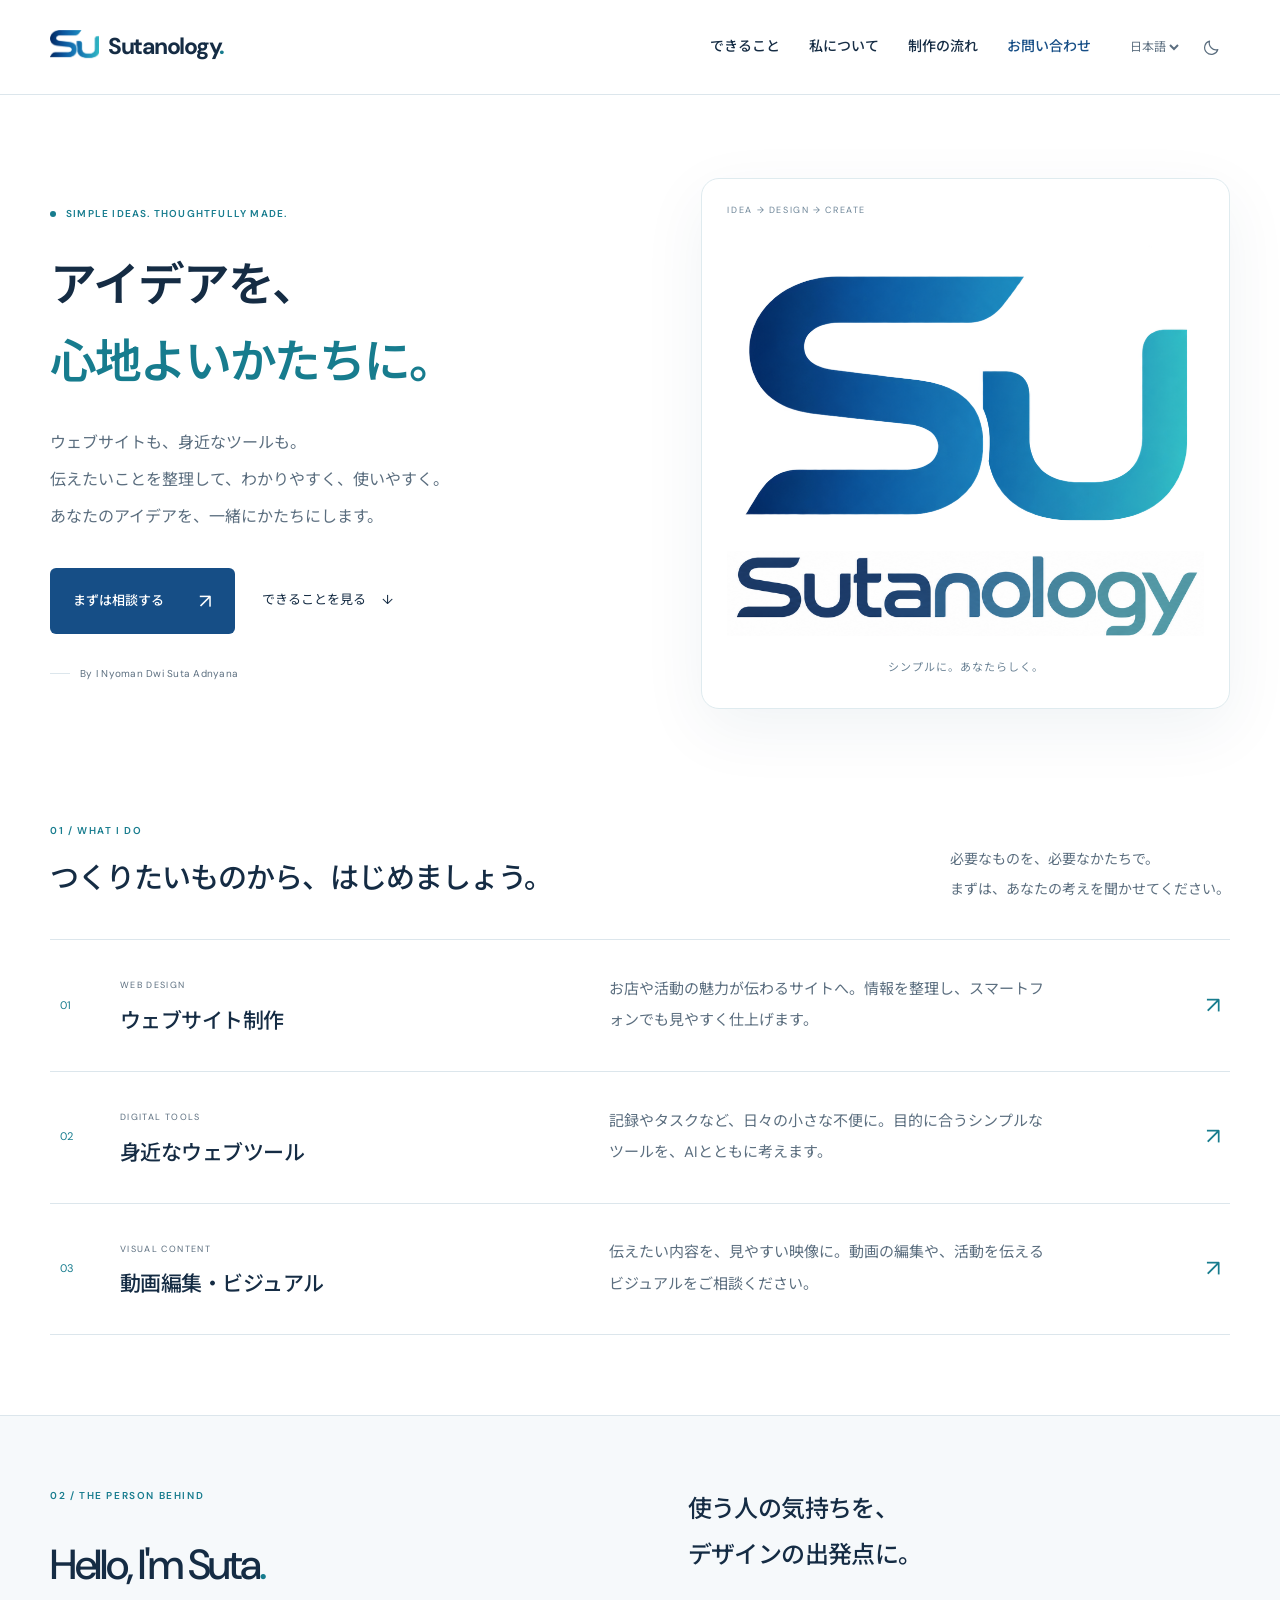
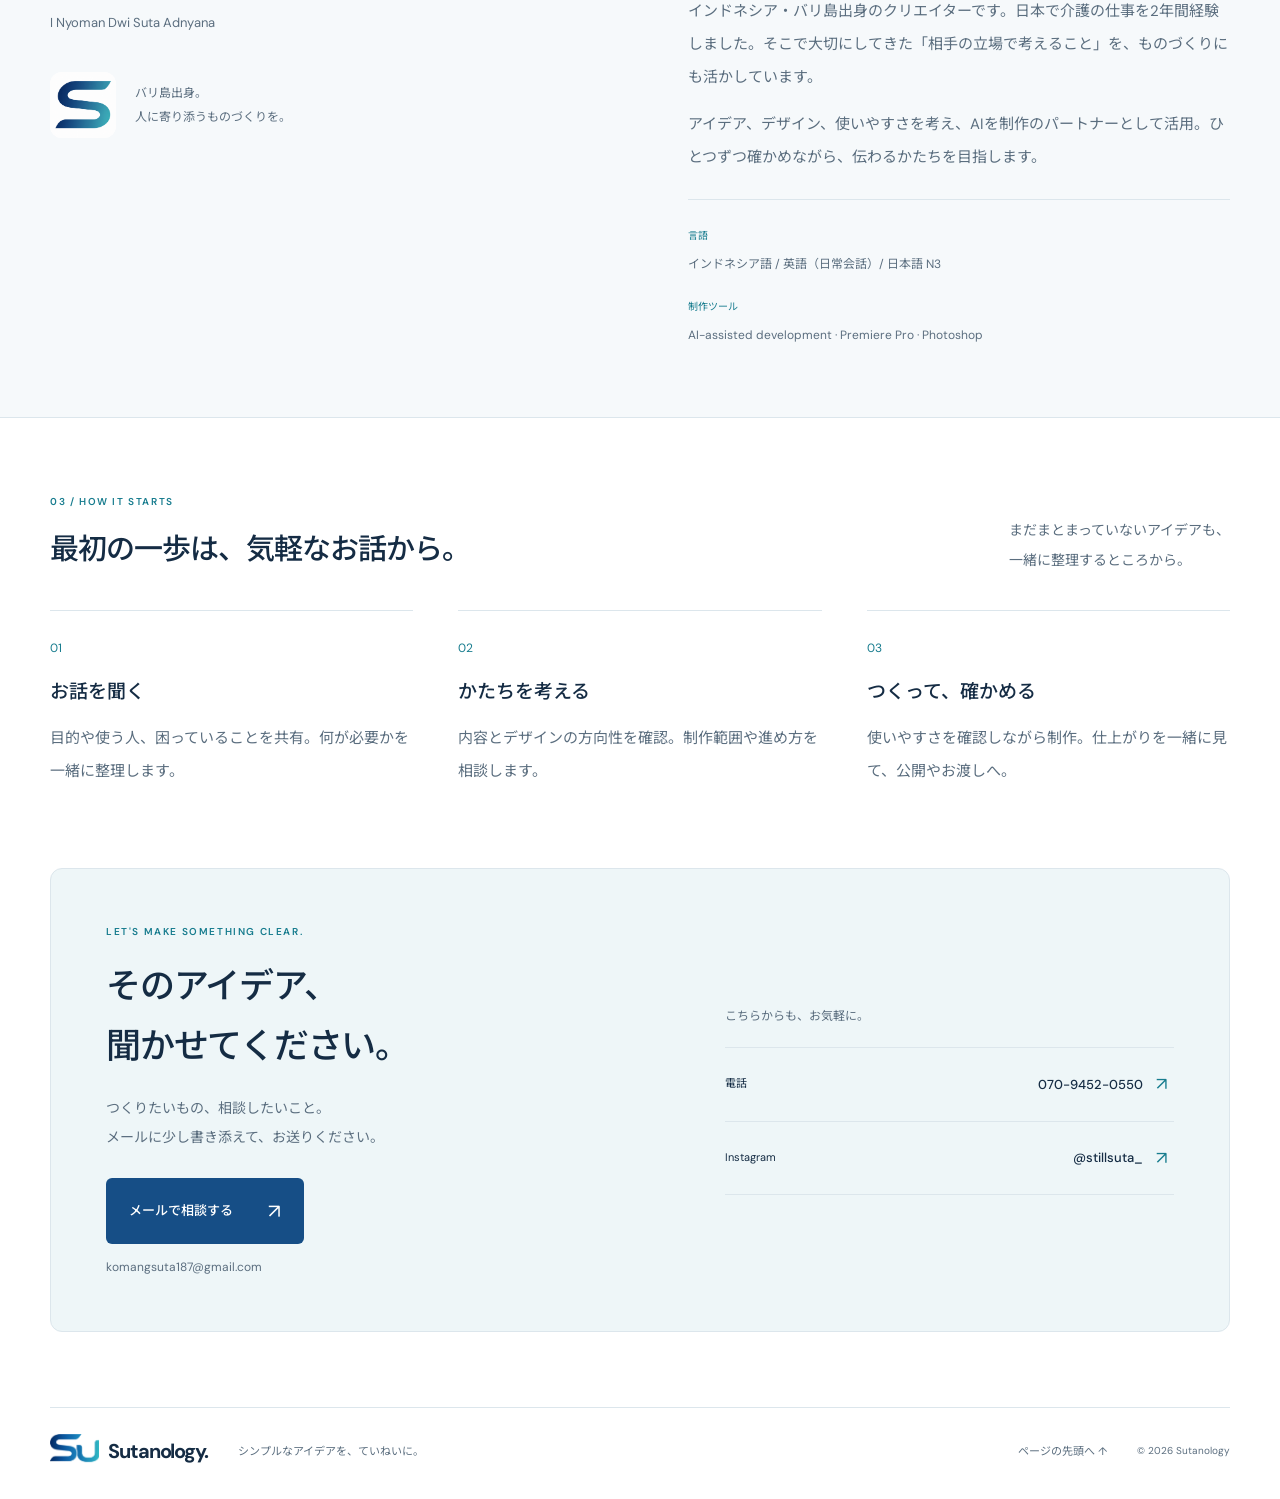
<file: index.html>
<!doctype html>
<html lang="ja" data-theme="light">
<head>
  <meta charset="UTF-8">
  <meta name="viewport" content="width=device-width, initial-scale=1">
  <meta name="theme-color" content="#ffffff">
  <meta name="description" content="Sutanology — ウェブサイト、身近なツール、映像づくり。アイデアを、わかりやすく使いやすいかたちに。">
  <title>Sutanology — Simple ideas, thoughtfully made.</title>
  <meta property="og:title" content="Sutanology — Simple ideas, thoughtfully made.">
  <meta property="og:description" content="Websites, everyday tools, and visual content. Made with people in mind.">
  <meta property="og:image" content="https://sutanology.vercel.app/assets/brand-banner.png">
  <meta property="og:url" content="https://sutanology.vercel.app/">
  <link rel="icon" type="image/png" href="assets/brand-s.png">
  <link rel="apple-touch-icon" href="assets/brand-s-light.png">
  <link rel="preconnect" href="https://fonts.googleapis.com">
  <link rel="preconnect" href="https://fonts.gstatic.com" crossorigin>
  <link href="https://fonts.googleapis.com/css2?family=DM+Sans:wght@400;500;600;700&family=Noto+Sans+JP:wght@400;500;600;700&display=swap" rel="stylesheet">
  <link rel="stylesheet" href="home.css">
  <script src="translations.js" defer></script>
  <script src="home.js" defer></script>
</head>
<body id="top">
  <a class="skip-link" href="#main" data-i18n="skip">本文へスキップ</a>
  <header class="site-header">
    <div class="header-inner wrap">
      <a class="wordmark" href="#top" aria-label="Sutanology home"><span class="brand-symbol"><img src="assets/brand-su.png" alt="" width="1254" height="1254"></span><span>Sutanology<span class="wordmark-dot">.</span></span></a>
      <nav class="main-nav" id="navigation" aria-label="Main navigation">
        <a href="#services" data-i18n="navServices">できること</a><a href="#about" data-i18n="aboutTag">私について</a><a href="#process" data-i18n="navProcess">制作の流れ</a><a href="#contact" class="nav-contact" data-i18n="contactBtn">お問い合わせ</a>
      </nav>
      <div class="header-controls">
        <select id="language" aria-label="Language / 言語"><option value="jp">日本語</option><option value="en">EN</option><option value="id">ID</option><option value="zh">中文</option><option value="ko">한국어</option></select>
        <button id="themeToggle" class="theme-toggle" type="button" aria-label="テーマを切り替え" aria-pressed="false"><svg viewBox="0 0 24 24" aria-hidden="true"><path d="M20 14.5A8.5 8.5 0 0 1 9.5 4 8.5 8.5 0 1 0 20 14.5Z"/></svg></button>
        <button class="menu-toggle" id="menuToggle" type="button" aria-expanded="false" aria-controls="navigation" aria-label="メニューを開く"><span></span><span></span></button>
      </div>
    </div>
  </header>
  <main id="main">
    <section class="hero wrap" aria-labelledby="hero-title">
      <div class="hero-copy">
        <p class="eyebrow"><span></span> SIMPLE IDEAS. THOUGHTFULLY MADE.</p>
        <h1 id="hero-title" data-i18n="headline">アイデアを、<br><em>心地よいかたちに。</em></h1>
        <p class="hero-description" data-i18n="intro">ウェブサイトも、身近なツールも。<br>伝えたいことを整理して、わかりやすく、使いやすく。<br>あなたのアイデアを、一緒にかたちにします。</p>
        <div class="hero-actions"><a class="button button-primary" href="#contact"><span data-i18n="startConversation">まずは相談する</span><span aria-hidden="true">↗</span></a><a class="text-link" href="#services"><span data-i18n="exploreServices">できることを見る</span><span aria-hidden="true">↓</span></a></div>
        <div class="hero-byline"><span class="byline-line"></span><span>By I Nyoman Dwi Suta Adnyana</span></div>
      </div>
      <div class="brand-showcase" aria-label="Sutanology brand">
        <span class="showcase-label">IDEA → DESIGN → CREATE</span>
        <div class="brand-art"><img src="assets/brand-su.png" alt="Sutanology Su logo" width="1254" height="1254" fetchpriority="high"></div>
        <div class="brand-banner"><img src="assets/brand-banner.png" alt="Sutanology" width="2172" height="724"></div>
        <p data-i18n="brandNote">シンプルに。あなたらしく。</p>
      </div>
    </section>
    <section class="services-section wrap" id="services" aria-labelledby="services-title">
      <div class="section-heading"><div><p class="eyebrow">01 / WHAT I DO</p><h2 id="services-title" data-i18n="servicesTitle">つくりたいものから、はじめましょう。</h2></div><p class="section-description" data-i18n="servicesIntro">必要なものを、必要なかたちで。<br>まずは、あなたの考えを聞かせてください。</p></div>
      <div class="service-list">
        <a class="service-row" href="#contact" data-interest="website"><span class="service-number">01</span><div class="service-name"><span class="service-label">WEB DESIGN</span><h3 data-i18n="webTitle">ウェブサイト制作</h3></div><p data-i18n="webDescription">お店や活動の魅力が伝わるサイトへ。情報を整理し、スマートフォンでも見やすく仕上げます。</p><span class="service-arrow" aria-hidden="true">↗</span></a>
        <a class="service-row" href="#contact" data-interest="tools"><span class="service-number">02</span><div class="service-name"><span class="service-label">DIGITAL TOOLS</span><h3 data-i18n="toolsTitle">身近なウェブツール</h3></div><p data-i18n="toolsDescription">記録やタスクなど、日々の小さな不便に。目的に合うシンプルなツールを、AIとともに考えます。</p><span class="service-arrow" aria-hidden="true">↗</span></a>
        <a class="service-row" href="#contact" data-interest="video"><span class="service-number">03</span><div class="service-name"><span class="service-label">VISUAL CONTENT</span><h3 data-i18n="videoTitle">動画編集・ビジュアル</h3></div><p data-i18n="videoDescription">伝えたい内容を、見やすい映像に。動画の編集や、活動を伝えるビジュアルをご相談ください。</p><span class="service-arrow" aria-hidden="true">↗</span></a>
      </div>
    </section>
    <section class="about-section" id="about" aria-labelledby="about-title">
      <div class="about-inner wrap">
        <div class="about-identity"><p class="eyebrow">02 / THE PERSON BEHIND</p><h2 id="about-title">Hello, I'm Suta<span>.</span></h2><p class="full-name">I Nyoman Dwi Suta Adnyana</p><div class="identity-note"><span class="identity-mark"><img src="assets/brand-s-light.png" alt="" width="1254" height="1254" loading="lazy"></span><span data-i18n="aboutNote">バリ島出身。<br>人に寄り添うものづくりを。</span></div></div>
        <div class="about-copy"><p class="about-lead" data-i18n="aboutLead">使う人の気持ちを、<br>デザインの出発点に。</p><p data-i18n="aboutBody">インドネシア・バリ島出身のクリエイターです。日本で介護の仕事を2年間経験しました。そこで大切にしてきた「相手の立場で考えること」を、ものづくりにも活かしています。</p><p data-i18n="aboutAi">アイデア、デザイン、使いやすさを考え、AIを制作のパートナーとして活用。ひとつずつ確かめながら、伝わるかたちを目指します。</p><div class="about-facts"><div><span data-i18n="langTag">言語</span><p data-i18n="spokenLanguages">インドネシア語 / 英語（日常会話）/ 日本語 N3</p></div><div><span data-i18n="workWith">制作ツール</span><p>AI-assisted development · Premiere Pro · Photoshop</p></div></div></div>
      </div>
    </section>
    <section class="process-section wrap" id="process" aria-labelledby="process-title">
      <div class="section-heading"><div><p class="eyebrow">03 / HOW IT STARTS</p><h2 id="process-title" data-i18n="processTitle">最初の一歩は、気軽なお話から。</h2></div><p class="section-description" data-i18n="processIntro">まだまとまっていないアイデアも、<br>一緒に整理するところから。</p></div>
      <ol class="process-list"><li><span>01</span><h3 data-i18n="stepOneTitle">お話を聞く</h3><p data-i18n="stepOneBody">目的や使う人、困っていることを共有。何が必要かを一緒に整理します。</p></li><li><span>02</span><h3 data-i18n="stepTwoTitle">かたちを考える</h3><p data-i18n="stepTwoBody">内容とデザインの方向性を確認。制作範囲や進め方を相談します。</p></li><li><span>03</span><h3 data-i18n="stepThreeTitle">つくって、確かめる</h3><p data-i18n="stepThreeBody">使いやすさを確認しながら制作。仕上がりを一緒に見て、公開やお渡しへ。</p></li></ol>
    </section>
    <section class="contact-section wrap" id="contact" aria-labelledby="contact-title">
      <div class="contact-panel"><div class="contact-copy"><p class="eyebrow">LET'S MAKE SOMETHING CLEAR.</p><h2 id="contact-title" data-i18n="contactTitle">そのアイデア、<br>聞かせてください。</h2><p data-i18n="contactIntro">つくりたいもの、相談したいこと。<br>メールに少し書き添えて、お送りください。</p><p class="contact-interest" id="contactInterest" hidden></p><a class="button button-primary" id="emailLink" href="mailto:komangsuta187@gmail.com"><span data-i18n="emailCta">メールで相談する</span><span aria-hidden="true">↗</span></a><a class="email-address" href="mailto:komangsuta187@gmail.com">komangsuta187@gmail.com</a></div><div class="other-contact"><p data-i18n="otherWays">こちらからも、お気軽に。</p><a href="tel:07094520550"><span data-i18n="phoneLabel">電話</span><strong>070-9452-0550</strong><span aria-hidden="true">↗</span></a><a href="https://www.instagram.com/stillsuta_" target="_blank" rel="noopener noreferrer"><span>Instagram</span><strong>@stillsuta_</strong><span aria-hidden="true">↗</span></a></div></div>
    </section>
  </main>
  <footer class="site-footer wrap"><a class="wordmark" href="#top"><span class="brand-symbol"><img src="assets/brand-su.png" alt="" width="1254" height="1254" loading="lazy"></span><span>Sutanology.</span></a><p data-i18n="footerNote">シンプルなアイデアを、ていねいに。</p><a class="back-top" href="#top"><span data-i18n="backTop">ページの先頭へ</span> ↑</a><small>© <span id="year">2026</span> Sutanology</small></footer>
</body>
</html>
</file>
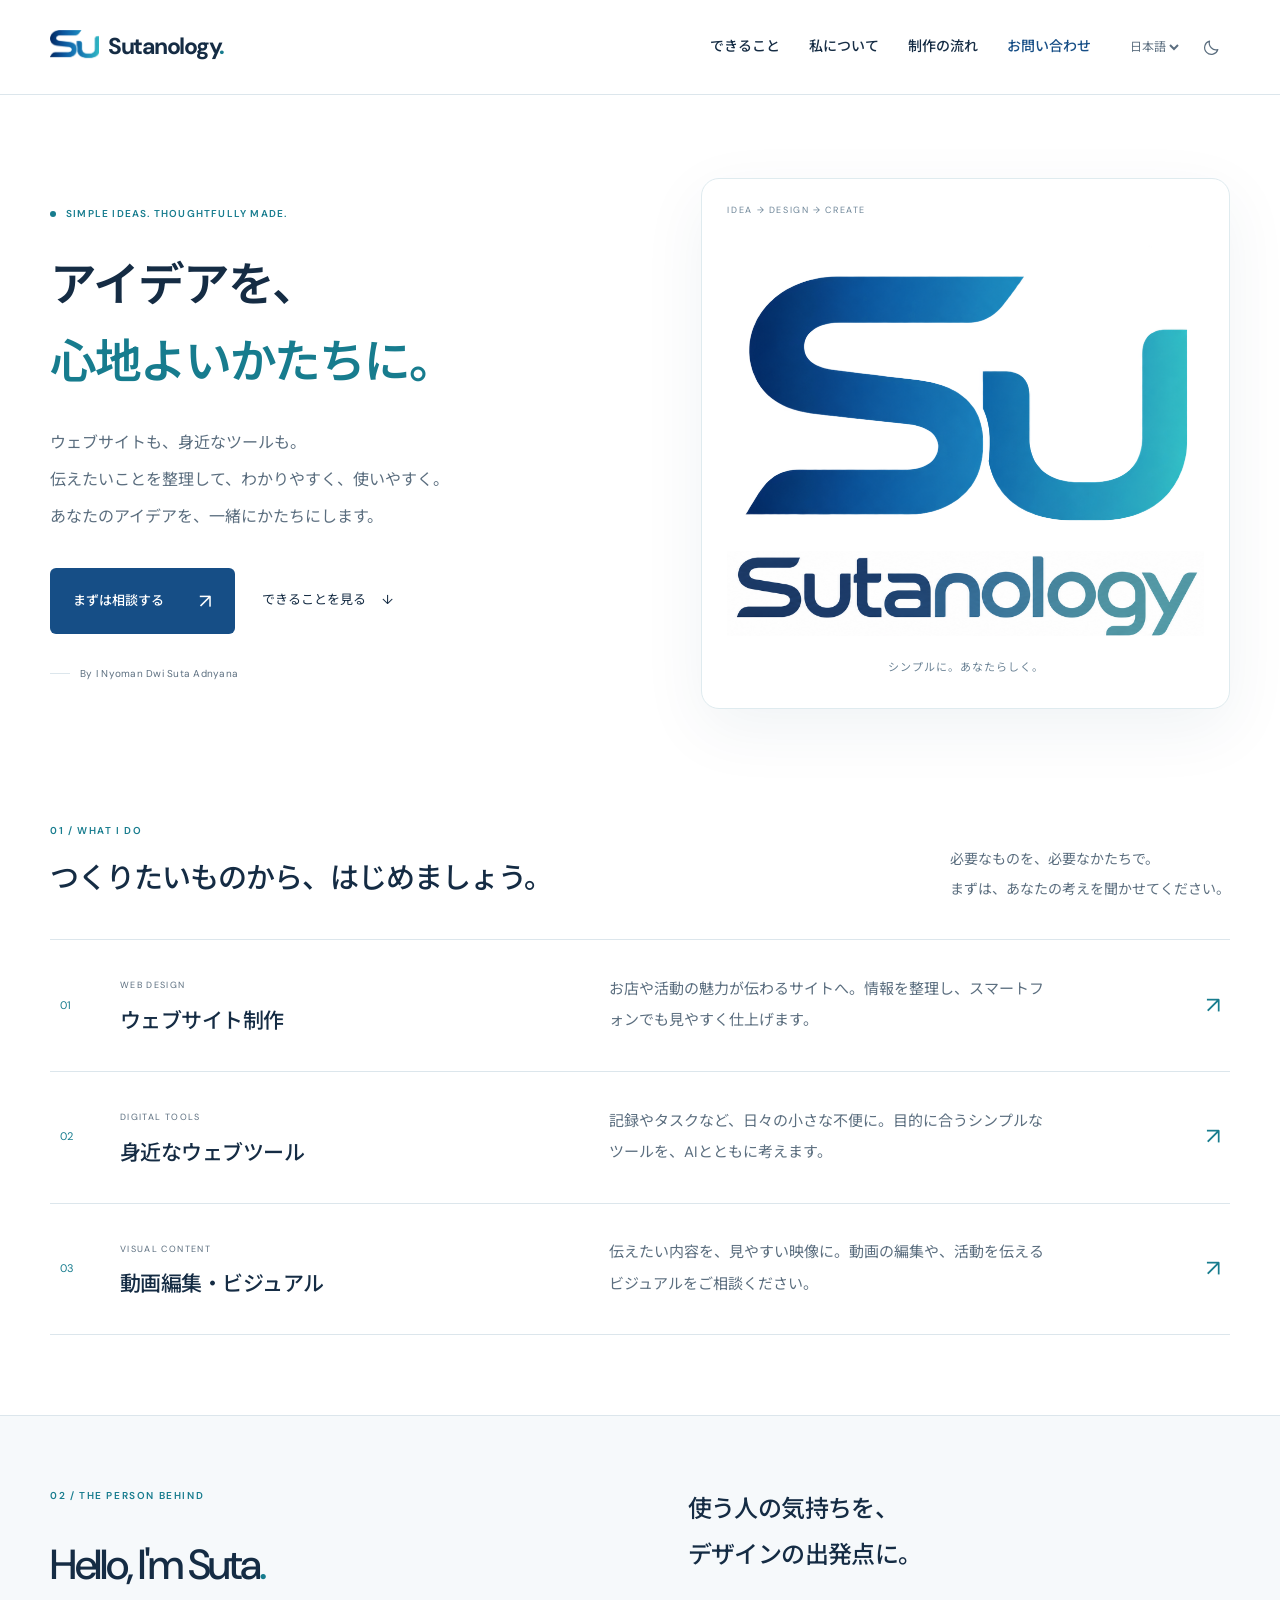
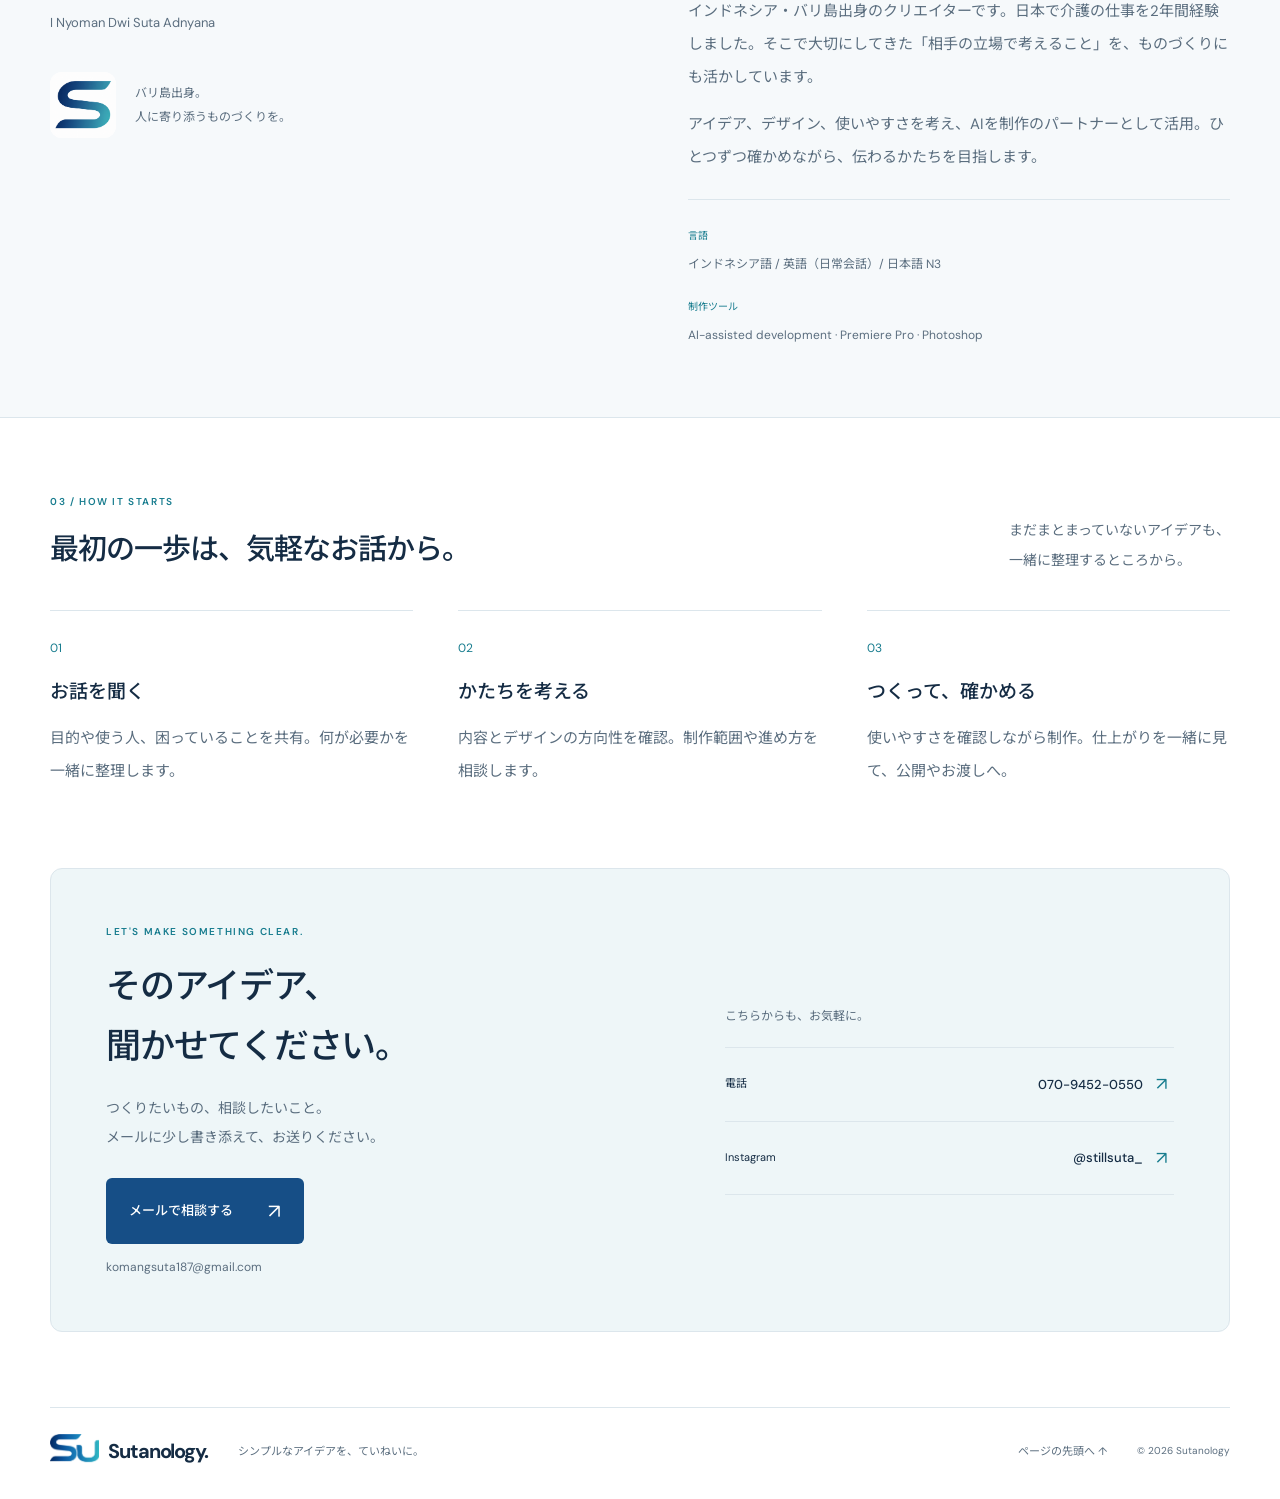
<file: profile.html>
<!doctype html>
<html lang="ja" data-theme="light"><head><meta charset="UTF-8"><meta name="viewport" content="width=device-width, initial-scale=1"><meta http-equiv="refresh" content="0; url=index.html"><title>SUTANOLOGY — I Nyoman Dwi Suta Adnyana</title><link rel="stylesheet" href="home.css"></head><body><main class="hero"><h1>SUTANOLOGY<span class="name">I Nyoman Dwi Suta Adnyana</span></h1><p><a href="index.html">ホームページを<ruby>見<rp>（</rp><rt>み</rt><rp>）</rp></ruby>る ↗</a></p></main></body></html>
</file>
<file: home.css>
:root{color-scheme:light;--bg:#fff;--surface:#f6f9fb;--text:#152c44;--muted:#5b6e7f;--line:#dce6ec;--blue:#164e86;--teal:#177c8e;--soft:#eef6f8;--font:'DM Sans','Noto Sans JP',sans-serif}
[data-theme=dark]{color-scheme:dark;--bg:#111e2b;--surface:#182a3a;--text:#eef5fa;--muted:#afc0d0;--line:#304657;--blue:#9fcafa;--teal:#76d1da;--soft:#1d3445}
*{box-sizing:border-box}html{scroll-behavior:smooth;scroll-padding-top:110px}body{margin:0;font:16px/1.8 var(--font);color:var(--text);background:var(--bg);-webkit-font-smoothing:antialiased}a{color:inherit;text-decoration:none}button,select{font:inherit}button,select,a{-webkit-tap-highlight-color:transparent}button,select{cursor:pointer}a:focus-visible,button:focus-visible,select:focus-visible{outline:3px solid var(--teal);outline-offset:5px}img{display:block;max-width:100%;height:auto}h1,h2,h3,h4,p{margin:0}button{color:inherit}::selection{background:#b9e4ec;color:#15364d}[hidden]{display:none!important}.wrap{width:min(1180px,calc(100% - 80px));margin-inline:auto}.skip-link{position:fixed;top:-100px;left:15px;z-index:50;background:var(--blue);color:var(--bg);padding:12px 20px}.skip-link:focus{top:12px}.site-header{border-bottom:1px solid var(--line);background:var(--bg);position:sticky;top:0;z-index:20}.header-inner{min-height:94px;display:flex;align-items:center;gap:35px}.wordmark{display:inline-flex;align-items:center;gap:9px;font-size:23px;font-weight:700;letter-spacing:-.055em;white-space:nowrap}.wordmark-dot{color:var(--teal)}.brand-symbol{width:49px;height:34px;position:relative;overflow:hidden;display:inline-block;flex-shrink:0}.brand-symbol img{position:absolute;width:72px;max-width:none;left:-11px;top:-22px}.main-nav{display:flex;align-items:center;gap:29px;margin-left:auto;font-size:13px;font-weight:500}.main-nav a{padding-block:12px;position:relative}.main-nav a:hover,.main-nav a[aria-current=location]{color:var(--teal)}.nav-contact{color:var(--blue)}.header-controls{display:flex;align-items:center;gap:10px}.header-controls select{font-size:12px;color:var(--muted);background:var(--bg);border:0;min-height:44px;max-width:90px}.theme-toggle,.menu-toggle{display:grid;place-items:center;width:38px;height:44px;border:0;background:transparent;color:var(--muted)}.theme-toggle svg{width:19px;fill:none;stroke:currentColor;stroke-width:1.5;stroke-linecap:round;stroke-linejoin:round}.menu-toggle{display:none}.hero{display:grid;grid-template-columns:1.1fr 1fr;gap:70px;align-items:center;padding-block:83px 78px}.eyebrow{font-size:10px;font-weight:600;letter-spacing:.16em;color:var(--teal);line-height:1.9}.hero .eyebrow{display:flex;align-items:center;gap:10px;letter-spacing:.12em}.hero .eyebrow>span{width:6px;height:6px;background:var(--teal);border-radius:50%}h1{font-size:clamp(35px,3.65vw,51px);font-weight:600;line-height:1.65;letter-spacing:-.045em;margin-top:24px}em{font-style:normal;color:var(--teal)}.hero-description{font-size:15px;color:var(--muted);line-height:2.3;margin-top:24px;max-width:500px}.hero-actions{display:flex;align-items:center;gap:27px;flex-wrap:wrap;margin-top:32px}.button{display:inline-flex;align-items:center;justify-content:space-between;gap:35px;padding:15px 23px;min-height:54px;border-radius:6px;font-size:13px;font-weight:500;line-height:1.8;transition:background .2s,transform .2s}.button-primary{background:#164e86;color:#fff}.button:hover{background:#126479;transform:translateY(-2px)}.button>span:last-child{font-size:20px;font-weight:400}.text-link{display:inline-flex;align-items:center;gap:16px;font-size:13px;line-height:1.9;padding-block:10px}.text-link:hover{color:var(--teal)}.hero-byline{display:flex;align-items:center;gap:10px;margin-top:31px;font-size:10px;color:var(--muted);letter-spacing:.025em}.byline-line{height:1px;width:20px;background:var(--line)}.brand-showcase{position:relative;overflow:hidden;border:1px solid #dfebef;background:#fff;border-radius:18px;padding:23px 25px 30px;text-align:center;box-shadow:0 20px 65px #123d6610}.showcase-label{display:block;text-align:left;font-size:9px;letter-spacing:.18em;color:#6c8497}.brand-art{width:100%;aspect-ratio:1.6;position:relative;overflow:hidden;margin-top:25px}.brand-art img{position:absolute;width:133%;max-width:none;left:-16%;top:50%;transform:translateY(-49%)}.brand-banner{width:100%;aspect-ratio:5.6;position:relative;overflow:hidden;margin-top:10px}.brand-banner img{position:absolute;width:135%;max-width:none;left:-17.5%;top:50%;transform:translateY(-50%)}.brand-showcase>p{font-size:11px;color:#698194;letter-spacing:.09em;margin-top:22px}.services-section{padding-block:34px 80px}.section-heading{display:flex;align-items:flex-end;justify-content:space-between;gap:35px;margin-bottom:35px}h2{font-size:29px;font-weight:500;line-height:1.8;letter-spacing:-.035em;margin-top:12px}.section-description{font-size:13px;line-height:2.1;color:var(--muted);flex-shrink:0}.service-list{border-top:1px solid var(--line)}.service-row{display:grid;grid-template-columns:35px 1fr 1.2fr 30px;gap:25px;align-items:center;padding:29px 10px;border-bottom:1px solid var(--line);transition:background .2s}.service-row:hover{background:var(--surface)}.service-number{font-size:11px;color:var(--teal);font-variant-numeric:tabular-nums}.service-label{font-size:9px;color:var(--muted);letter-spacing:.15em}.service-name h3{font-size:21px;font-weight:500;line-height:1.9;letter-spacing:-.025em;margin-top:4px}.service-row>p{font-size:13px;line-height:2.1;color:var(--muted);max-width:440px}.service-arrow{font-size:23px;color:var(--teal);justify-self:end}.about-section{background:var(--surface);border-block:1px solid var(--line);padding-block:70px}.about-inner{display:grid;grid-template-columns:1fr 1fr;gap:95px}.about-identity h2{font-size:42px;letter-spacing:-.055em;margin-top:22px}.about-identity h2>span{color:var(--teal)}.full-name{font-size:13px;color:var(--muted);margin-top:8px}.identity-note{display:flex;align-items:center;gap:19px;margin-top:38px}.identity-mark{width:66px;height:66px;border-radius:12px;overflow:hidden;background:#fff;position:relative;flex-shrink:0}.identity-mark img{width:96px;max-width:none;position:absolute;left:-15px;top:-15px}.identity-note>span:last-child{font-size:12px;color:var(--muted);line-height:2}.about-lead{font-size:24px;font-weight:500;line-height:1.9;margin-bottom:18px;letter-spacing:-.025em}.about-copy>p:not(.about-lead){font-size:14px;color:var(--muted);line-height:2.2;margin-top:14px}.about-facts{border-top:1px solid var(--line);margin-top:25px;padding-top:20px;display:grid;gap:15px}.about-facts>div>span{font-size:10px;color:var(--teal)}.about-facts p{font-size:12px;color:var(--muted);line-height:2;margin-top:3px}.process-section{padding-block:74px 80px}.process-list{display:grid;grid-template-columns:repeat(3,minmax(0,1fr));gap:45px;list-style:none;margin:0;padding:0}.process-list li{border-top:1px solid var(--line);padding-top:22px}.process-list li>span{font-size:12px;color:var(--teal)}.process-list h3{font-size:19px;font-weight:500;margin-top:12px;line-height:1.9}.process-list p{font-size:13px;color:var(--muted);line-height:2.2;margin-top:12px}.contact-section{padding-bottom:75px}.contact-panel{border:1px solid var(--line);border-radius:12px;background:var(--soft);display:grid;grid-template-columns:1.2fr 1fr;gap:80px;padding:53px 55px;align-items:center}.contact-panel h2{font-size:35px;line-height:1.7;margin-top:16px}.contact-copy>p:not(.eyebrow){font-size:13px;color:var(--muted);line-height:2.1;margin-top:18px}.contact-copy .button{margin-top:25px}.email-address{display:block;overflow-wrap:anywhere;font-size:12px;color:var(--muted);margin-top:13px}.email-address:hover{color:var(--teal)}.other-contact>p{font-size:12px;color:var(--muted);margin-bottom:20px}.other-contact>a{display:grid;grid-template-columns:1fr auto 18px;gap:13px;align-items:center;border-top:1px solid var(--line);padding-block:20px;font-size:11px}.other-contact>a:last-child{border-bottom:1px solid var(--line)}.other-contact strong{font-size:13px;font-weight:500;overflow-wrap:anywhere}.other-contact>a>span:last-child{font-size:18px;color:var(--teal)}.other-contact>a:hover{color:var(--teal)}.contact-interest{border-left:2px solid var(--teal);padding-left:12px}.site-footer{display:flex;align-items:center;gap:30px;flex-wrap:wrap;padding-block:25px 30px;border-top:1px solid var(--line)}.site-footer .wordmark{font-size:20px}.site-footer>p{font-size:11px;color:var(--muted)}.back-top{margin-left:auto;font-size:11px;color:var(--muted)}.site-footer>small{font-size:10px;color:var(--muted)}rt{font-size:.55em;line-height:1.5;font-weight:400;color:var(--muted)}
@media(max-width:1100px){.header-inner{gap:20px}.main-nav{gap:20px;font-size:12px}.wordmark{font-size:21px}.hero{gap:38px}.hero-actions{gap:16px}.about-inner{gap:55px}.section-description{flex-shrink:1}.contact-panel{gap:40px;padding:40px}.other-contact>a{grid-template-columns:1fr auto}.other-contact>a>span:last-child{display:none}}
@media(max-width:850px){html{scroll-padding-top:90px}.wrap{width:calc(100% - 48px)}.header-inner{min-height:78px;gap:15px;position:relative}.header-controls{margin-left:auto}.main-nav{display:none;position:absolute;top:100%;left:-24px;right:-24px;background:var(--bg);padding:15px 24px 24px;border-bottom:1px solid var(--line);box-shadow:0 15px 20px #123d6608;margin:0;flex-direction:column;align-items:stretch;gap:0;font-size:15px}.main-nav.is-open{display:flex}.main-nav a{padding:14px 10px}.menu-toggle{display:flex;flex-direction:column;align-items:center;justify-content:center;gap:6px;width:32px}.menu-toggle span{width:20px;height:1.5px;background:currentColor;transition:transform .2s}.menu-toggle[aria-expanded=true] span:first-child{transform:translateY(3.75px) rotate(45deg)}.menu-toggle[aria-expanded=true] span:last-child{transform:translateY(-3.75px) rotate(-45deg)}.hero{padding-block:55px;gap:28px}.hero h1{font-size:34px}.hero-description{font-size:14px}.hero .eyebrow{font-size:8px}.hero-actions{gap:12px}.hero-byline{font-size:9px}.brand-showcase{padding:20px 18px 25px}.showcase-label{font-size:8px}.section-heading{align-items:flex-start;flex-direction:column;gap:13px}.service-row{grid-template-columns:25px .9fr 1.2fr 20px;gap:18px}.service-name h3{font-size:19px}.service-row>p{font-size:12px}.about-inner{gap:40px}.about-identity h2{font-size:35px}.process-list{gap:25px}.contact-panel{gap:30px;padding:33px}.contact-panel h2{font-size:30px}.other-contact>a{display:flex;flex-direction:column;align-items:flex-start;gap:7px}.site-footer{gap:18px}.site-footer>p{width:calc(100% - 200px)}}
@media(max-width:600px){.wrap{width:calc(100% - 40px)}.header-inner{min-height:75px;gap:9px}.wordmark{font-size:20px;gap:5px}.brand-symbol{width:37px;height:28px}.brand-symbol img{width:57px;left:-9px;top:-17px}.header-controls{gap:4px}.header-controls select{font-size:11px;max-width:75px}.theme-toggle{width:29px}.hero{grid-template-columns:1fr;padding-block:43px 48px;gap:38px}.hero h1{font-size:clamp(30px,8.4vw,43px);margin-top:19px;line-height:1.7}.hero .eyebrow{font-size:8px;letter-spacing:.09em}.hero-description{font-size:15px;line-height:2.15;margin-top:19px}.hero-description br{display:none}.hero-actions{margin-top:26px;gap:22px}.button{font-size:13px;padding:14px 20px;gap:27px}.hero-byline{margin-top:23px;font-size:10px}.brand-showcase{max-width:440px;width:100%;justify-self:center;padding:19px 23px 24px}.brand-art{aspect-ratio:2.2;margin-top:20px}.brand-art img{width:112%;left:-6%}.brand-banner{max-width:320px;margin:7px auto 0}.brand-showcase>p{font-size:11px;margin-top:16px}.services-section{padding-block:10px 48px}h2{font-size:25px;line-height:1.9}.section-heading{margin-bottom:24px}.section-description{font-size:13px}.service-row{grid-template-columns:25px minmax(0,1fr) 22px;gap:13px;padding:25px 0}.service-name h3{font-size:21px}.service-row>p{grid-column:2;grid-row:2;max-width:none;font-size:14px;line-height:2}.service-arrow{grid-column:3;grid-row:1}.service-label{font-size:9px}.about-section{padding-block:43px}.about-inner{grid-template-columns:1fr;gap:32px}.about-identity h2{font-size:37px;margin-top:17px}.identity-note{margin-top:24px}.about-lead{font-size:25px}.about-copy>p:not(.about-lead){font-size:15px;line-height:2.15}.about-facts p{font-size:13px}.process-section{padding-block:46px}.process-list{grid-template-columns:1fr;gap:25px}.process-list li{position:relative;padding:20px 0 0 40px}.process-list li>span{position:absolute;top:24px;left:0}.process-list h3{margin-top:0;font-size:20px}.process-list p{font-size:14px;margin-top:8px}.contact-section{padding-bottom:45px}.contact-panel{grid-template-columns:1fr;padding:30px 23px;gap:30px}.contact-panel h2{font-size:30px}.contact-copy>p:not(.eyebrow){font-size:14px}.other-contact>a{display:grid;grid-template-columns:1fr auto;gap:10px;font-size:12px}.other-contact>p{margin-bottom:14px}.other-contact strong{font-size:13px}.email-address{font-size:12px}.site-footer{padding-block:23px;gap:18px}.site-footer>p{width:100%;order:3;font-size:12px}.site-footer>small{order:4}.back-top{font-size:11px}.main-nav{left:-20px;right:-20px;padding-inline:20px}.contact-panel .eyebrow{letter-spacing:.08em;font-size:9px}}
/* Keep useful content comfortably readable, including on larger screens. */
.main-nav{font-size:14px}.hero-description{font-size:16px}.section-description{font-size:14px}.service-row>p,.about-copy>p:not(.about-lead),.process-list p{font-size:15px}.contact-copy>p:not(.eyebrow){font-size:14px}.hero-copy,.about-copy,.service-name,.service-row>p,.contact-copy{min-width:0}.hero h1,.section-heading h2,.contact-panel h2{overflow-wrap:anywhere}
@media(max-width:600px){.hero-description{font-size:15px}.service-row>p,.process-list p{font-size:14px}}
@media(prefers-reduced-motion:reduce){html{scroll-behavior:auto}*,*:before,*:after{transition:none!important}}
</file>
